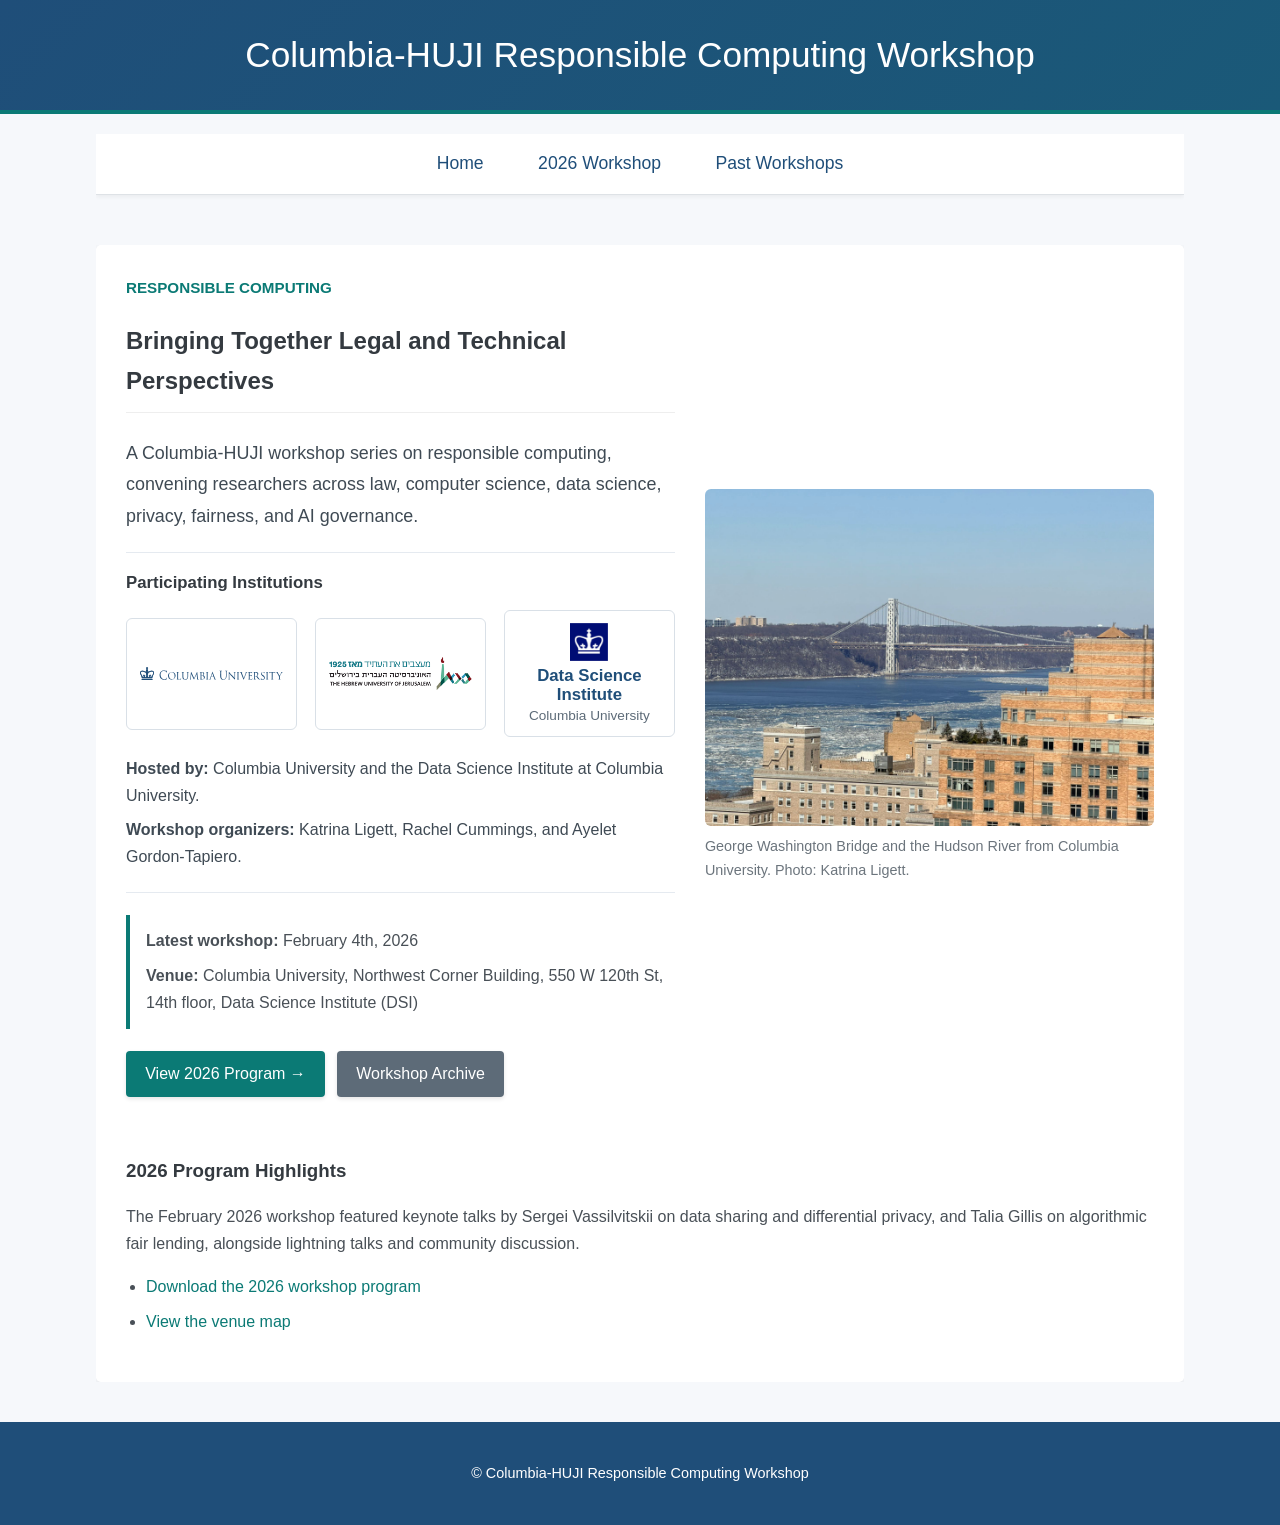
<file: index.html>
<!DOCTYPE html>
<html lang="en">
<head>
    <meta charset="UTF-8">
    <meta name="viewport" content="width=device-width, initial-scale=1.0">
    <title>Columbia-HUJI Responsible Computing Workshop</title>
    <link rel="stylesheet" href="style.css">
</head>
<body>
    <header class="fade-in">
        <h1>Columbia-HUJI Responsible Computing Workshop</h1>
    </header>

    <div class="container fade-in">
        <nav>
            <ul>
                <li><a href="index.html">Home</a></li>
                <li><a href="2026/index.html">2026 Workshop</a></li>
                <li><a href="past.html">Past Workshops</a></li>
            </ul>
        </nav>
    </div>

    <div class="container fade-in">
        <main>
            <section class="hero-panel">
                <div>
                    <p class="site-kicker">Responsible Computing</p>
                    <h2>Bringing Together Legal and Technical Perspectives</h2>
                    <p class="lead">A Columbia-HUJI workshop series on responsible computing, convening researchers across law, computer science, data science, privacy, fairness, and AI governance.</p>
                    <section class="institution-band hero-institution-band" aria-labelledby="institution-heading">
                        <h3 id="institution-heading">Participating Institutions</h3>
                        <div class="institution-logos">
                            <a class="institution-logo institution-logo-columbia" href="https://www.columbia.edu/" target="_blank" rel="noopener noreferrer" aria-label="Columbia University">
                                <img src="assets/logos/columbia-university.svg" alt="Columbia University">
                            </a>
                            <a class="institution-logo institution-logo-huji" href="https://en.huji.ac.il/" target="_blank" rel="noopener noreferrer" aria-label="The Hebrew University of Jerusalem">
                                <img src="assets/logos/hebrew-university.png" alt="The Hebrew University of Jerusalem">
                            </a>
                            <a class="institution-logo institution-logo-dsi" href="https://datascience.columbia.edu/" target="_blank" rel="noopener noreferrer" aria-label="Columbia University Data Science Institute">
                                <img src="assets/logos/dsi-mark.png" alt="">
                                <span>Data Science Institute</span>
                                <small>Columbia University</small>
                            </a>
                        </div>
                        <div class="acknowledgments">
                            <p><strong>Hosted by:</strong> Columbia University and the Data Science Institute at Columbia University.</p>
                            <p><strong>Workshop organizers:</strong> Katrina Ligett, Rachel Cummings, and Ayelet Gordon-Tapiero.</p>
                        </div>
                    </section>
                    <div class="event-meta">
                        <p><strong>Latest workshop:</strong> February 4th, 2026</p>
                        <p><strong>Venue:</strong> Columbia University, Northwest Corner Building, 550 W 120th St, 14th floor, Data Science Institute (DSI)</p>
                    </div>
                    <div class="action-row">
                        <a href="2026/index.html" class="btn">View 2026 Program &rarr;</a>
                        <a href="past.html" class="btn btn-secondary">Workshop Archive</a>
                    </div>
                </div>
                <figure class="hero-photo">
                    <img src="NewMaterialForColumbiHUJIWebsite/WhatsApp%20Image%202026-05-13%20at%2008.34.42.jpeg" alt="View from Columbia University during the workshop">
                    <figcaption>George Washington Bridge and the Hudson River from Columbia University. Photo: Katrina Ligett.</figcaption>
                </figure>
            </section>

            <section>
                <h3>2026 Program Highlights</h3>
                <p>The February 2026 workshop featured keynote talks by Sergei Vassilvitskii on data sharing and differential privacy, and Talia Gillis on algorithmic fair lending, alongside lightning talks and community discussion.</p>
                <ul class="document-list">
                    <li><a href="NewMaterialForColumbiHUJIWebsite/Columbia-HUJI%20Responsible%20Computing%20Workshop%20-%20Feb%204.%202026%20%282%29.pdf" target="_blank" rel="noopener noreferrer">Download the 2026 workshop program</a></li>
                    <li><a href="NewMaterialForColumbiHUJIWebsite/map%20of%20how%20to%20get%20there.png" target="_blank" rel="noopener noreferrer">View the venue map</a></li>
                </ul>
            </section>
        </main>
    </div>

    <footer class="fade-in">
        <p>&copy; Columbia-HUJI Responsible Computing Workshop</p>
    </footer>
</body>
</html>
</file>
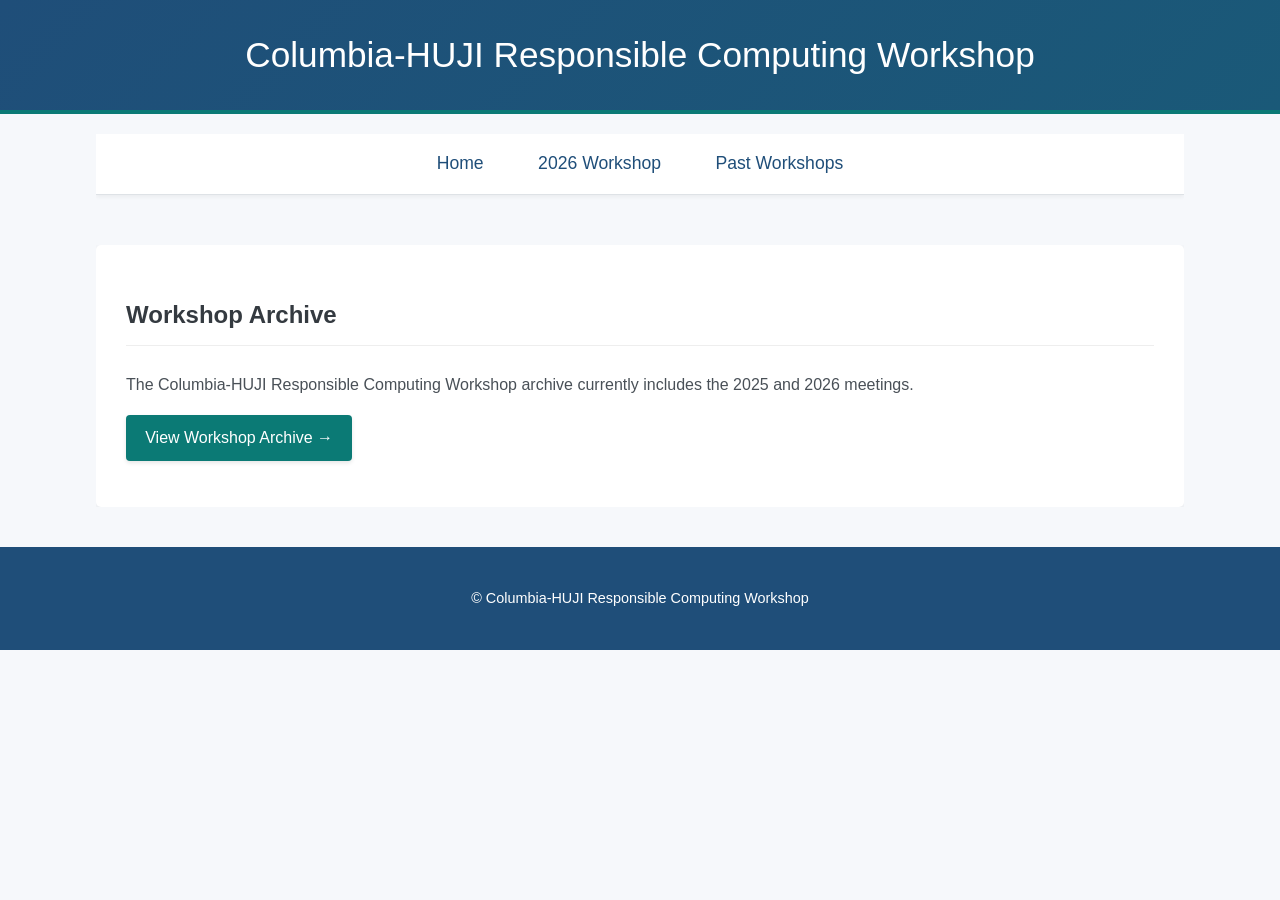
<file: 2024/index.html>
<!DOCTYPE html>
<html lang="en">
<head>
    <meta charset="UTF-8">
    <meta name="viewport" content="width=device-width, initial-scale=1.0">
    <title>Archive - Columbia-HUJI Responsible Computing Workshop</title>
    <link rel="stylesheet" href="../style.css">
</head>
<body>
    <header class="fade-in">
        <h1>Columbia-HUJI Responsible Computing Workshop</h1>
    </header>

    <div class="container fade-in">
        <nav>
            <ul>
                <li><a href="../index.html">Home</a></li>
                <li><a href="../2026/index.html">2026 Workshop</a></li>
                <li><a href="../past.html">Past Workshops</a></li>
            </ul>
        </nav>
    </div>

    <div class="container fade-in">
        <main>
            <h2>Workshop Archive</h2>
            <p>The Columbia-HUJI Responsible Computing Workshop archive currently includes the 2025 and 2026 meetings.</p>
            <p><a href="../past.html" class="btn">View Workshop Archive &rarr;</a></p>
        </main>
    </div>

    <footer class="fade-in">
        <p>&copy; Columbia-HUJI Responsible Computing Workshop</p>
    </footer>
</body>
</html>
</file>
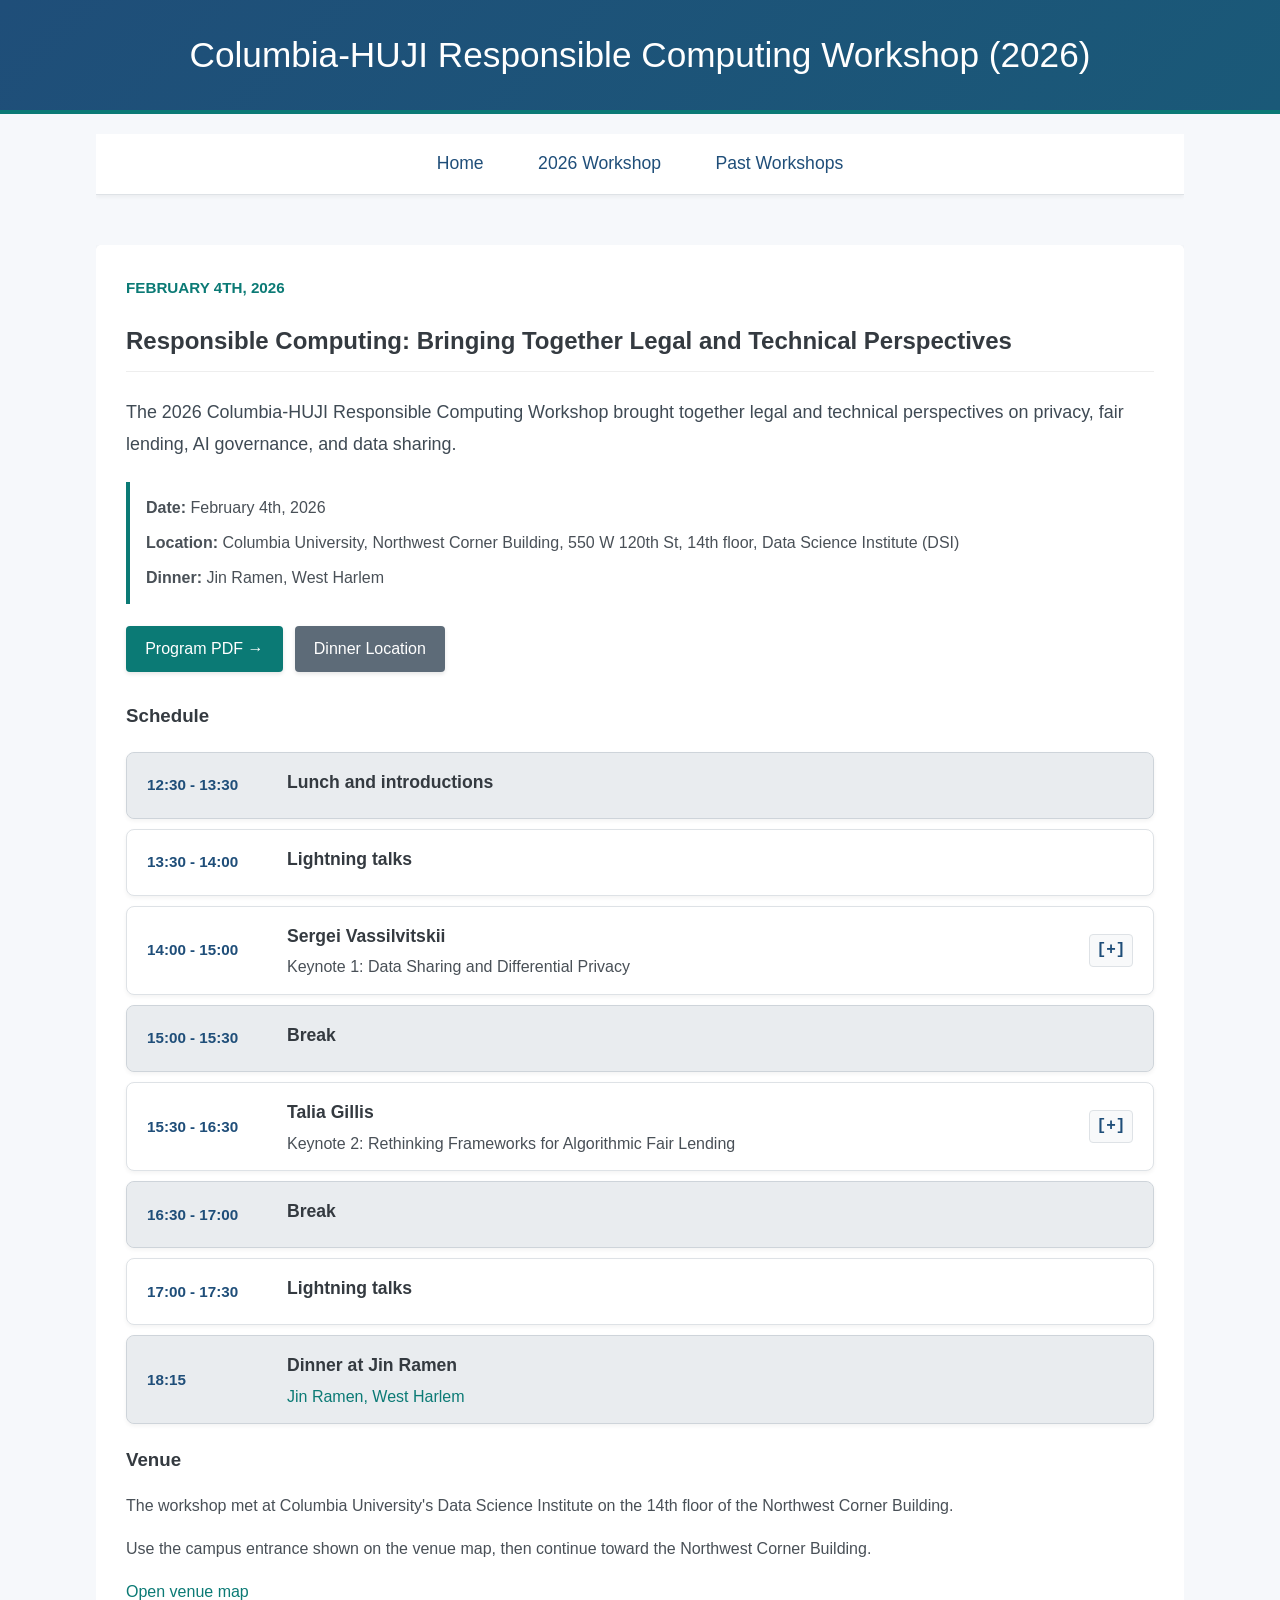
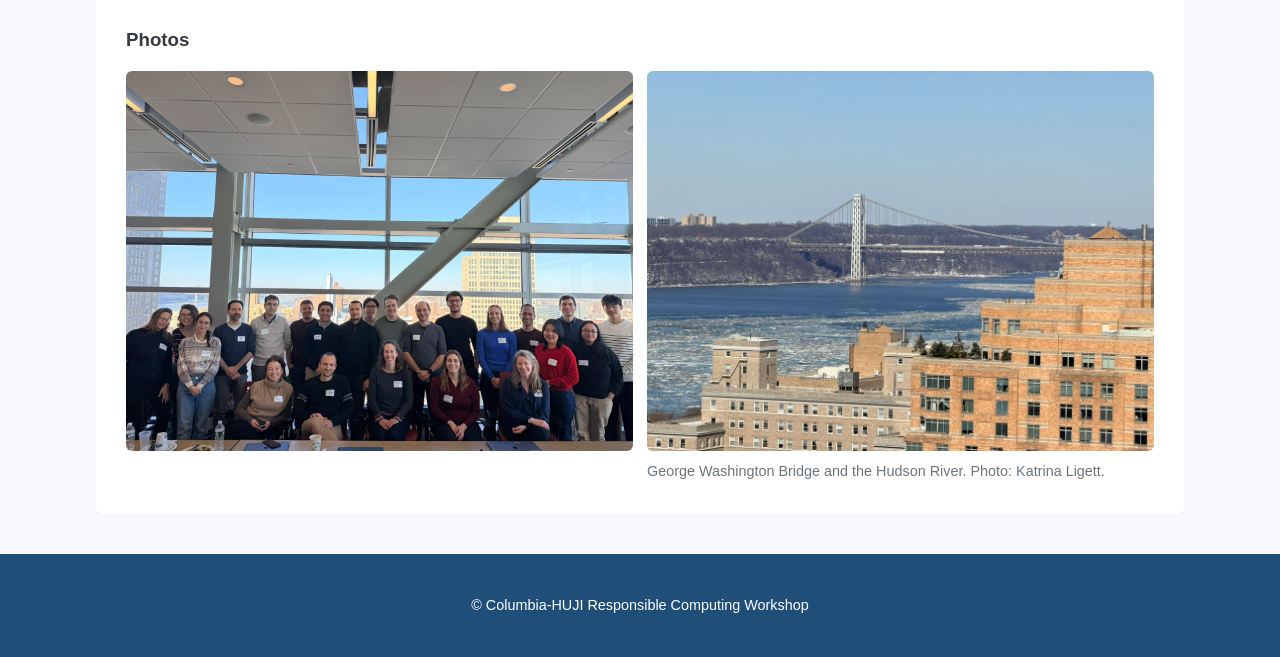
<file: 2026/index.html>
<!DOCTYPE html>
<html lang="en">
<head>
    <meta charset="UTF-8">
    <meta name="viewport" content="width=device-width, initial-scale=1.0">
    <title>2026 Workshop - Columbia-HUJI Responsible Computing Workshop</title>
    <link rel="stylesheet" href="../style.css">
</head>
<body>
    <header class="fade-in">
        <h1>Columbia-HUJI Responsible Computing Workshop (2026)</h1>
    </header>

    <div class="container fade-in">
        <nav>
            <ul>
                <li><a href="../index.html">Home</a></li>
                <li><a href="index.html">2026 Workshop</a></li>
                <li><a href="../past.html">Past Workshops</a></li>
            </ul>
        </nav>
    </div>

    <div class="container fade-in">
        <main>
            <p class="site-kicker">February 4th, 2026</p>
            <h2>Responsible Computing: Bringing Together Legal and Technical Perspectives</h2>

            <p class="lead">The 2026 Columbia-HUJI Responsible Computing Workshop brought together legal and technical perspectives on privacy, fair lending, AI governance, and data sharing.</p>

            <div class="event-meta">
                <p><strong>Date:</strong> February 4th, 2026</p>
                <p><strong>Location:</strong> Columbia University, Northwest Corner Building, 550 W 120th St, 14th floor, Data Science Institute (DSI)</p>
                <p><strong>Dinner:</strong> Jin Ramen, West Harlem</p>
            </div>

            <div class="action-row">
                <a href="../NewMaterialForColumbiHUJIWebsite/Columbia-HUJI%20Responsible%20Computing%20Workshop%20-%20Feb%204.%202026%20%282%29.pdf" target="_blank" rel="noopener noreferrer" class="btn">Program PDF &rarr;</a>
                <a href="https://125.jinramen.com/jin-west-harlem/" target="_blank" rel="noopener noreferrer" class="btn btn-secondary">Dinner Location</a>
            </div>

            <h3>Schedule</h3>
            <div id="schedule-container" data-year="2026">
                <div class="schedule">
                    <div class="schedule-item break-item">
                        <div class="schedule-header">
                            <div class="time">12:30 - 13:30</div>
                            <div class="speaker-title">
                                <div class="speaker">Lunch and introductions</div>
                            </div>
                        </div>
                    </div>

                    <div class="schedule-item talk-item">
                        <div class="schedule-header">
                            <div class="time">13:30 - 14:00</div>
                            <div class="speaker-title">
                                <div class="speaker">Lightning talks</div>
                            </div>
                        </div>
                    </div>

                    <div class="schedule-item talk-item" onclick="toggleDetails(0)" role="button" tabindex="0">
                        <div class="schedule-header">
                            <div class="time">14:00 - 15:00</div>
                            <div class="speaker-title">
                                <div class="speaker">Sergei Vassilvitskii</div>
                                <div class="title">Keynote 1: Data Sharing and Differential Privacy</div>
                            </div>
                            <div class="expand-icon">[+]</div>
                        </div>
                        <div class="schedule-details" id="details-0" style="display: none;">
                            <div class="abstract">
                                <h4>Abstract</h4>
                                <p>Differential privacy is the gold standard for statistical data release. Used by governments, companies, and academics, its mathematically rigorous guarantees and worst-case assumptions on the strength and knowledge of attackers make it a robust and compelling framework for reasoning about privacy. However, even with landmark successes, differential privacy has not achieved widespread adoption in everyday data use and data protection. In this talk we examine some recent data sharing regulations and examine some of the practical obstacles that stand in the way.</p>
                            </div>
                            <div class="bio">
                                <h4>Speaker Bio</h4>
                                <p>Sergei Vassilvitskii is a Distinguished Scientist and Senior Research Director at Google New York. His interests span all aspects of data systems: from algorithms and paradigms for data processing, to user privacy and legal rubrics for data protection. His work has won several best paper awards and has been presented to international regulators and other government stakeholders.</p>
                            </div>
                        </div>
                    </div>

                    <div class="schedule-item break-item">
                        <div class="schedule-header">
                            <div class="time">15:00 - 15:30</div>
                            <div class="speaker-title">
                                <div class="speaker">Break</div>
                            </div>
                        </div>
                    </div>

                    <div class="schedule-item talk-item" onclick="toggleDetails(1)" role="button" tabindex="0">
                        <div class="schedule-header">
                            <div class="time">15:30 - 16:30</div>
                            <div class="speaker-title">
                                <div class="speaker">Talia Gillis</div>
                                <div class="title">Keynote 2: Rethinking Frameworks for Algorithmic Fair Lending</div>
                            </div>
                            <div class="expand-icon">[+]</div>
                        </div>
                        <div class="schedule-details" id="details-1" style="display: none;">
                            <div class="abstract">
                                <h4>Abstract</h4>
                                <p>Machine learning models are now routinely used in consumer finance, with important implications for credit access and inequality. This talk explores how legal frameworks designed for human decision-making struggle to address algorithmic discrimination, and proposes paths forward through greater doctrinal precision and broadening the legal lens through which algorithmic harms are evaluated.</p>
                                <p>Traditional fair lending law focuses heavily on what goes into algorithms by scrutinizing inputs rather than outcomes. But this input-centric approach misses a fundamental challenge: algorithmic systems force precision in legal standards that have long relied on vagueness. When pricing models have explicit objective functions, we can no longer avoid asking whether profit maximization through price discrimination constitutes a legitimate business justification. When model performance involves clear accuracy-fairness tradeoffs, binary legal frameworks that offer no proportionality mechanism can become undesirable. Algorithmic transparency doesn't just expose technical choices but exposes decades of unresolved doctrinal ambiguity.</p>
                                <p>This talk argues that meeting this moment requires both sharper tools and wider perspectives. I'll discuss how technical methods can operationalize underutilized legal requirements and make them enforceable in practice. I'll also show why we need to look beyond traditional discrimination frameworks, primarily by exploring consumer protection law as a more flexible approach that can address emerging harms from AI systems, from biased advice to quality disparities. As algorithmic decision-making shapes critical decisions and political challenges threaten existing protections, the responsible computing community has a role to play in building regulatory frameworks that are both robust and adaptive.</p>
                            </div>
                            <div class="bio">
                                <h4>Speaker Bio</h4>
                                <p>Talia Gillis is the Daniel G. Ross Professor of Law at Columbia Law School and an affiliate of Columbia's Data Science Institute. Her research examines the law and economics of consumer markets, with particular attention to how emerging technologies shape consumer welfare and impact distributional disparities. A central focus of her research is the use of AI in consumer credit and its impact on fair lending practices and doctrine. She has served as Program Co-Chair for ACM FAccT 2025 and will serve as General Chair of the ACM Computer Science &amp; Law Symposium in 2027. She holds a Ph.D. in Business Economics from Harvard University and an SJD from Harvard Law School. Prior to her doctoral studies, she earned a BCL from Oxford University and an LL.B. in Law and Economics from the Hebrew University.</p>
                            </div>
                        </div>
                    </div>

                    <div class="schedule-item break-item">
                        <div class="schedule-header">
                            <div class="time">16:30 - 17:00</div>
                            <div class="speaker-title">
                                <div class="speaker">Break</div>
                            </div>
                        </div>
                    </div>

                    <div class="schedule-item talk-item">
                        <div class="schedule-header">
                            <div class="time">17:00 - 17:30</div>
                            <div class="speaker-title">
                                <div class="speaker">Lightning talks</div>
                            </div>
                        </div>
                    </div>

                    <div class="schedule-item break-item">
                        <div class="schedule-header">
                            <div class="time">18:15</div>
                            <div class="speaker-title">
                                <div class="speaker">Dinner at Jin Ramen</div>
                                <div class="title"><a href="https://125.jinramen.com/jin-west-harlem/" target="_blank" rel="noopener noreferrer">Jin Ramen, West Harlem</a></div>
                            </div>
                        </div>
                    </div>
                </div>
            </div>

            <h3>Venue</h3>
            <p>The workshop met at Columbia University's Data Science Institute on the 14th floor of the Northwest Corner Building.</p>
            <p>Use the campus entrance shown on the venue map, then continue toward the Northwest Corner Building.</p>
            <p><a href="../NewMaterialForColumbiHUJIWebsite/map%20of%20how%20to%20get%20there.png" target="_blank" rel="noopener noreferrer">Open venue map</a></p>

            <h3>Photos</h3>
            <div class="photo-strip">
                <figure>
                    <img src="../NewMaterialForColumbiHUJIWebsite/WhatsApp%20Image%202026-05-13%20at%2008.34.43.jpeg" alt="Workshop participants at Columbia University">
                </figure>
                <figure>
                    <img src="../NewMaterialForColumbiHUJIWebsite/WhatsApp%20Image%202026-05-13%20at%2008.34.42.jpeg" alt="George Washington Bridge and the Hudson River from Columbia University">
                    <figcaption>George Washington Bridge and the Hudson River. Photo: Katrina Ligett.</figcaption>
                </figure>
            </div>
        </main>
    </div>

    <footer class="fade-in">
        <p>&copy; Columbia-HUJI Responsible Computing Workshop</p>
    </footer>

    <script>
        function toggleDetails(index) {
            const details = document.getElementById(`details-${index}`);
            if (!details) return;

            const item = details.closest('.schedule-item');
            const icon = item ? item.querySelector('.expand-icon') : null;
            const isOpen = details.style.display === 'block';

            details.style.display = isOpen ? 'none' : 'block';
            if (icon) {
                icon.textContent = isOpen ? '[+]' : '[-]';
            }
            if (item) {
                item.classList.toggle('expanded', !isOpen);
            }
        }

        document.querySelectorAll('.schedule-item[role="button"]').forEach((item) => {
            item.addEventListener('keydown', (event) => {
                if (event.key === 'Enter' || event.key === ' ') {
                    event.preventDefault();
                    item.click();
                }
            });
        });
    </script>
</body>
</html>
</file>
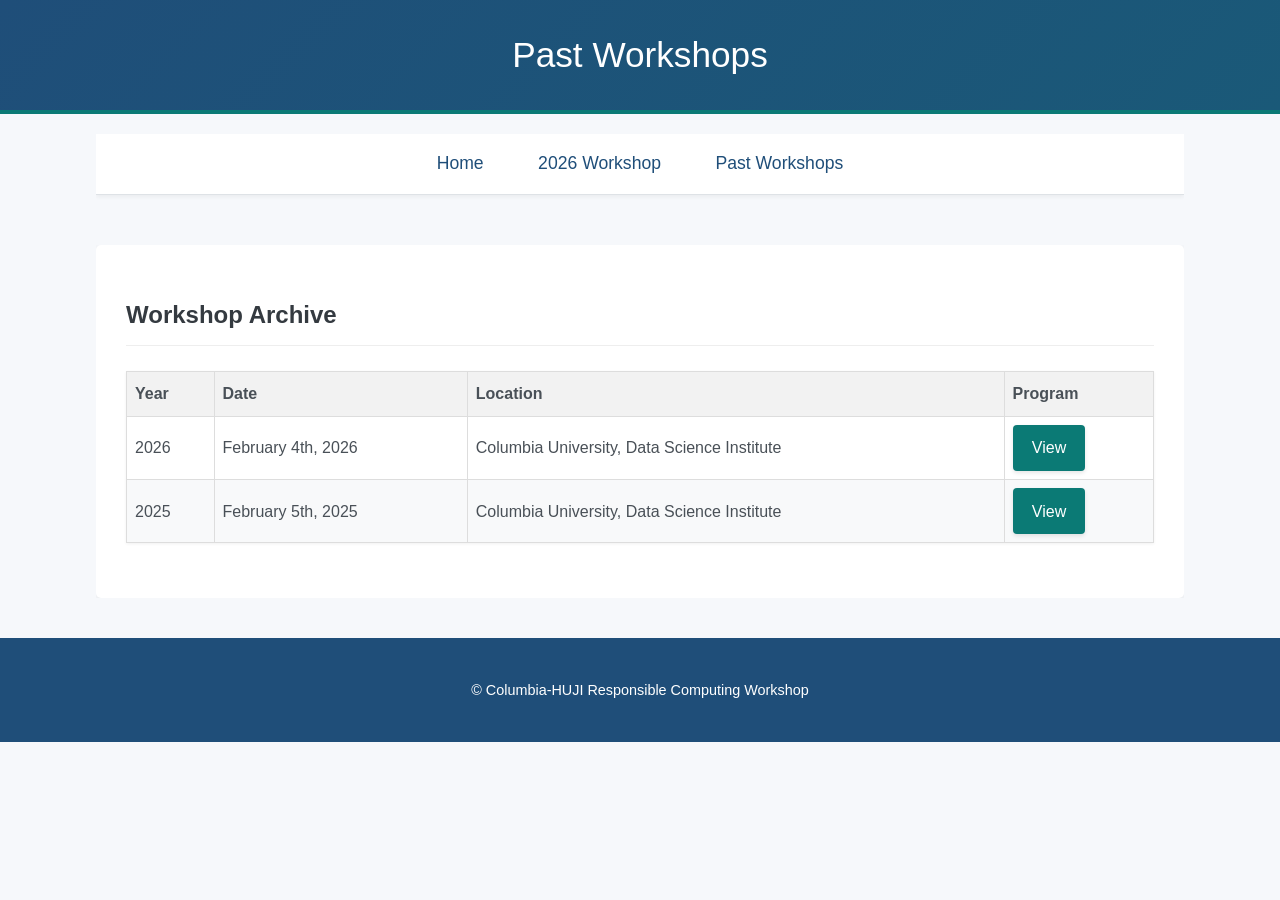
<file: past.html>
<!DOCTYPE html>
<html lang="en">
<head>
    <meta charset="UTF-8">
    <meta name="viewport" content="width=device-width, initial-scale=1.0">
    <title>Past Workshops - Columbia-HUJI Responsible Computing Workshop</title>
    <link rel="stylesheet" href="style.css">
</head>
<body>
    <header class="fade-in">
        <h1>Past Workshops</h1>
    </header>

    <div class="container fade-in">
        <nav>
            <ul>
                <li><a href="index.html">Home</a></li>
                <li><a href="2026/index.html">2026 Workshop</a></li>
                <li><a href="past.html">Past Workshops</a></li>
            </ul>
        </nav>
    </div>

    <div class="container fade-in">
        <main>
            <h2>Workshop Archive</h2>
            <table>
                <thead>
                    <tr>
                        <th>Year</th>
                        <th>Date</th>
                        <th>Location</th>
                        <th>Program</th>
                    </tr>
                </thead>
                <tbody>
                    <tr>
                        <td>2026</td>
                        <td>February 4th, 2026</td>
                        <td>Columbia University, Data Science Institute</td>
                        <td><a href="2026/index.html" class="btn">View</a></td>
                    </tr>
                    <tr>
                        <td>2025</td>
                        <td>February 5th, 2025</td>
                        <td>Columbia University, Data Science Institute</td>
                        <td><a href="2025/index.html" class="btn">View</a></td>
                    </tr>
                </tbody>
            </table>
        </main>
    </div>

    <footer class="fade-in">
        <p>&copy; Columbia-HUJI Responsible Computing Workshop</p>
    </footer>
</body>
</html>
</file>
<file: style.css>
/* Reset and Base Styles */
body {
    font-family: 'Helvetica Neue', Arial, sans-serif; /* Cleaner font stack */
    line-height: 1.7; /* Slightly more spacing */
    margin: 0;
    padding: 0;
    background-color: var(--bg-color); /* Lighter background */
    color: #495057; /* Softer text color */
}

.container {
    width: 85%; /* Slightly wider */
    max-width: 1100px; /* Max width for large screens */
    margin: 20px auto; /* Add top/bottom margin */
    overflow: hidden;
}

/* Custom Variables and Animations */
:root {
    --primary: #1f4e79;
    --accent: #0b7a75;
    --accent-dark: #075f5b;
    --bg-color: #f6f8fb;
    --text-color: #495057;
    --heading-color: #343a40;
    --header-gradient: linear-gradient(135deg, #1f4e79, #0b7a75);
}

@keyframes gradientBG {
    0% { background-position: 0% 50%; }
    50% { background-position: 100% 50%; }
    100% { background-position: 0% 50%; }
}

@keyframes fadeIn {
    from { opacity: 0; transform: translateY(20px); }
    to { opacity: 1; transform: translateY(0); }
}

.fade-in {
    animation: fadeIn 1s ease both;
}

.btn {
    display: inline-block;
    padding: 0.6em 1.2em;
    background-color: var(--accent);
    color: #ffffff;
    border-radius: 4px;
    box-shadow: 0 2px 4px rgba(0,0,0,0.1);
    text-decoration: none;
    transition: background 0.3s ease, transform 0.2s ease;
}

.btn:hover {
    background-color: var(--accent-dark);
    transform: translateY(-2px);
}

.btn-secondary {
    background-color: #5d6b78;
}

.btn-secondary:hover {
    background-color: #46525e;
}

/* Header */
header {
    background: var(--header-gradient);
    background-size: 400% 400%;
    animation: gradientBG 10s ease infinite;
    color: #ffffff;
    padding: 25px 0; /* Adjusted padding */
    min-height: auto; /* Remove min-height */
    border-bottom: var(--accent) 4px solid; /* Slightly lighter blue accent */
    text-align: center; /* Center align content */
}

header h1 {
    margin: 0;
    font-size: 2.2em; /* Larger title */
    font-weight: 500; /* Slightly lighter weight */
}

/* Navigation */
nav {
    background: #ffffff; /* White background */
    padding: 15px 0;
    text-align: center;
    border-bottom: 1px solid #dee2e6; /* Lighter border */
    box-shadow: 0 2px 4px rgba(0,0,0,0.05); /* Subtle shadow */
    margin-bottom: 30px; /* Space below nav */
}

nav ul {
    padding: 0;
    margin: 0; /* Remove default margin */
    list-style: none;
}

nav ul li {
    display: inline;
    padding: 0 25px; /* Increased spacing */
}

nav a {
    color: var(--primary); /* Match header blue */
    text-decoration: none;
    font-weight: 500;
    font-size: 1.1em;
    transition: color 0.3s ease; /* Smooth hover transition */
}

nav a:hover, nav a:focus {
    color: var(--accent);
    background-color: rgba(11,122,117,0.1);
    border-radius: 4px;
    text-decoration: none;
}

/* Main Content */
main {
    padding: 30px; /* More padding */
    background: #ffffff;
    margin-top: 0; /* Removed top margin as nav has bottom margin */
    border-radius: 5px; /* Slightly rounded corners */
    box-shadow: 0 2px 8px rgba(0,0,0,0.08); /* Subtle shadow */
}

/* Footer */
footer {
    text-align: center;
    padding: 25px;
    margin-top: 40px; /* More space above footer */
    color: #ffffff;
    background-color: var(--primary); /* Match header blue */
    font-size: 0.9em;
}

/* Headings */
h1, h2, h3 {
    color: #343a40; /* Darker grey for headings */
    margin-bottom: 15px;
}

header h1 {
    color: #ffffff;
}

h2 {
    border-bottom: 1px solid #eee; /* Separator line for H2 */
    padding-bottom: 10px;
    margin-bottom: 25px;
}

/* Table Styling */
table {
  width: 100%;
  border-collapse: collapse;
  margin: 25px 0; /* More space around table */
  box-shadow: 0 1px 3px rgba(0,0,0,0.06); /* Subtle shadow on table */
}

th, td {
  border: 1px solid #dee2e6; /* Lighter border */
  padding: 12px 15px; /* More padding */
  text-align: left;
}

th {
  background-color: #e9ecef; /* Light grey header */
  color: #495057;
  font-weight: 600; /* Bolder header text */
}

tbody tr:nth-of-type(even) {
    background-color: #f8f9fa; /* Subtle striping */
}

tbody tr:hover {
    background-color: #e9ecef; /* Hover effect */
}

/* Links */
a {
    color: var(--accent); /* Accent color for links */
    text-decoration: none;
}

a:hover {
    text-decoration: underline;
}

/* Utilities (if needed) */
.text-center { text-align: center; }
.mt-1 { margin-top: 1rem; }
.mb-1 { margin-bottom: 1rem; }

.site-kicker {
    color: var(--accent);
    font-size: 0.95em;
    font-weight: 700;
    margin: 0 0 10px;
    text-transform: uppercase;
}

.lead {
    color: #3f4a54;
    font-size: 1.12em;
    line-height: 1.75;
    margin-top: 0;
}

.hero-panel {
    display: grid;
    grid-template-columns: minmax(0, 1.1fr) minmax(280px, 0.9fr);
    gap: 30px;
    align-items: center;
    margin-bottom: 30px;
}

.hero-photo,
.venue-map {
    margin: 0;
}

.hero-panel .hero-photo {
    margin-top: -28px;
}

.hero-photo img,
.venue-map img,
.photo-strip img {
    display: block;
    width: 100%;
    height: auto;
    border-radius: 6px;
}

.hero-photo img {
    aspect-ratio: 4 / 3;
    object-fit: cover;
}

.hero-photo figcaption {
    color: #6c757d;
    font-size: 0.9em;
    margin-top: 8px;
}

.event-meta {
    border-left: 4px solid var(--accent);
    margin: 22px 0;
    padding: 4px 0 4px 16px;
}

.event-meta p {
    margin: 8px 0;
}

.action-row {
    display: flex;
    flex-wrap: wrap;
    gap: 12px;
    margin: 22px 0 28px;
}

.institution-band {
    border-top: 1px solid #e5eaf0;
    border-bottom: 1px solid #e5eaf0;
    margin: 26px 0 32px;
    padding: 24px 0;
}

.institution-band h3 {
    margin-top: 0;
}

.hero-institution-band {
    margin: 20px 0 22px;
    padding: 16px 0;
}

.hero-institution-band h3 {
    font-size: 1.05em;
    margin-bottom: 12px;
}

.institution-logos {
    align-items: center;
    display: grid;
    gap: 18px;
    grid-template-columns: repeat(3, minmax(0, 1fr));
}

.institution-logo {
    align-items: center;
    background: #ffffff;
    border: 1px solid #d9e0e7;
    border-radius: 6px;
    display: flex;
    justify-content: center;
    min-height: 104px;
    padding: 18px;
    text-decoration: none;
    transition: border-color 0.2s ease, box-shadow 0.2s ease, transform 0.2s ease;
}

.hero-institution-band .institution-logo {
    min-height: 86px;
    padding: 12px;
}

.institution-logo:hover,
.institution-logo:focus {
    border-color: var(--accent);
    box-shadow: 0 4px 10px rgba(31, 78, 121, 0.12);
    outline: none;
    transform: translateY(-2px);
}

.institution-logo img {
    display: block;
    max-height: 64px;
    max-width: 100%;
    object-fit: contain;
}

.institution-logo-columbia img {
    max-height: 54px;
}

.institution-logo-dsi {
    color: var(--primary);
    flex-direction: column;
    gap: 5px;
    text-align: center;
}

.institution-logo-dsi img {
    height: 38px;
    width: 38px;
}

.institution-logo-dsi span {
    color: var(--primary);
    font-size: 1.05em;
    font-weight: 700;
    line-height: 1.15;
}

.institution-logo-dsi small {
    color: #5d6b78;
    font-size: 0.85em;
    line-height: 1.1;
}

.acknowledgments {
    color: #3f4a54;
    margin-top: 18px;
}

.acknowledgments p {
    margin: 6px 0;
}

.document-list {
    padding-left: 20px;
}

.document-list li {
    margin-bottom: 8px;
}

.venue-grid {
    display: grid;
    grid-template-columns: minmax(0, 0.9fr) minmax(280px, 1.1fr);
    gap: 24px;
    align-items: start;
}

.venue-map img {
    border: 1px solid #dee2e6;
}

.photo-strip {
    display: grid;
    grid-template-columns: repeat(2, minmax(0, 1fr));
    gap: 14px;
}

.photo-gallery {
    display: grid;
    grid-template-columns: repeat(auto-fit, minmax(118px, 1fr));
    gap: 10px;
    margin-top: 16px;
}

.photo-strip figure {
    margin: 0;
}

.photo-gallery figure {
    margin: 0;
}

.photo-strip img {
    aspect-ratio: 4 / 3;
    object-fit: cover;
}

.photo-gallery img {
    aspect-ratio: 1 / 1;
    display: block;
    width: 100%;
    height: auto;
    object-fit: cover;
    border-radius: 6px;
    cursor: zoom-in;
}

.photo-gallery img:focus-visible {
    outline: 3px solid var(--accent);
    outline-offset: 3px;
}

.photo-strip figcaption {
    color: #6c757d;
    font-size: 0.9em;
    margin-top: 8px;
}

.photo-lightbox {
    align-items: center;
    background: rgba(17, 24, 39, 0.9);
    box-sizing: border-box;
    display: flex;
    height: 100vh;
    height: 100dvh;
    inset: 0;
    justify-content: center;
    overflow: hidden;
    padding: 64px 18px 18px;
    position: fixed;
    z-index: 1000;
}

.photo-lightbox[hidden] {
    display: none;
}

.photo-lightbox img {
    border-radius: 6px;
    display: block;
    height: auto;
    max-height: calc(100vh - 82px);
    max-height: calc(100dvh - 82px);
    max-width: calc(100vw - 36px);
    object-fit: contain;
    width: auto;
}

.photo-lightbox-close {
    align-items: center;
    background: #ffffff;
    border: 0;
    border-radius: 50%;
    color: #1f2937;
    cursor: pointer;
    display: flex;
    font-size: 1.6rem;
    height: 42px;
    justify-content: center;
    line-height: 1;
    position: fixed;
    right: 20px;
    top: 20px;
    width: 42px;
}

body.lightbox-open {
    overflow: hidden;
}

/* Basic styling for tables if needed later */
table {
  width: 100%;
  border-collapse: collapse;
  margin-top: 20px;
}

th, td {
  border: 1px solid #ddd;
  padding: 8px;
  text-align: left;
}

th {
  background-color: #f2f2f2;
}

/* Schedule Styles */
.schedule {
    margin: 20px 0;
}

.schedule-item {
    border: 1px solid #dee2e6;
    border-radius: 8px;
    margin-bottom: 10px;
    background: #ffffff;
    box-shadow: 0 2px 4px rgba(0,0,0,0.05);
    transition: all 0.3s ease;
}

.schedule-item:hover {
    box-shadow: 0 4px 8px rgba(0,0,0,0.1);
}

.schedule-item.expanded {
    box-shadow: 0 4px 12px rgba(0,0,0,0.15);
}

.talk-item {
    cursor: pointer;
}

.talk-item:hover .schedule-header {
    background-color: #f8f9fa;
}

.break-item {
    background-color: #e9ecef;
    border-color: #ced4da;
}

.break-item .schedule-header {
    background-color: #e9ecef;
}

.schedule-header {
    padding: 15px 20px;
    display: flex;
    align-items: center;
    justify-content: space-between;
    border-radius: 8px;
    transition: background-color 0.3s ease;
}

.time {
    font-weight: 600;
    color: var(--primary);
    font-size: 0.95em;
    min-width: 120px;
}

.speaker-title {
    flex: 1;
    margin: 0 20px;
}

.speaker {
    font-weight: 600;
    color: #343a40;
    font-size: 1.1em;
    margin-bottom: 5px;
}

.title {
    color: #495057;
    font-size: 1em;
    line-height: 1.4;
}

.expand-icon {
    color: var(--primary);
    font-size: 1em;
    font-weight: 600;
    font-family: 'Courier New', monospace;
    transition: all 0.3s ease;
    min-width: 30px;
    text-align: center;
    background-color: #f8f9fa;
    border: 1px solid #dee2e6;
    border-radius: 4px;
    padding: 2px 6px;
    user-select: none;
}

.expand-icon:hover {
    background-color: #e9ecef;
    border-color: var(--primary);
    transform: scale(1.05);
}

.schedule-item.expanded .expand-icon {
    background-color: var(--primary);
    color: white;
    border-color: var(--primary);
}

.schedule-details {
    padding: 0 20px 20px 20px;
    border-top: 1px solid #e9ecef;
    background-color: #f8f9fa;
    border-radius: 0 0 8px 8px;
    animation: fadeIn 0.3s ease;
}

.schedule-details h4 {
    color: var(--primary);
    margin: 20px 0 10px 0;
    font-size: 1em;
    font-weight: 600;
}

.schedule-details p {
    margin: 0 0 15px 0;
    line-height: 1.6;
    color: #495057;
}

.abstract, .bio {
    margin-bottom: 15px;
}

.bio {
    margin-bottom: 0;
}

/* Non-expandable talk items */
.schedule-item.talk-item:not([onclick]) {
    cursor: default;
}

.schedule-item.talk-item:not([onclick]):hover .schedule-header {
    background-color: inherit;
}

.schedule-item.talk-item:not([onclick]):hover {
    box-shadow: 0 2px 4px rgba(0,0,0,0.05);
}

/* Empty expandable items styling */
.schedule-item.empty-expandable {
    border-color: #b8d4f0;
    background-color: #f7fbff;
}

.schedule-item.empty-expandable .expand-icon {
    background-color: #e3f2fd;
    border-color: #90caf9;
    color: #64b5f6;
}

.schedule-item.empty-expandable .expand-icon:hover {
    background-color: #bbdefb;
    border-color: #64b5f6;
    color: #42a5f5;
}

.schedule-item.empty-expandable.expanded .expand-icon {
    background-color: #64b5f6;
    border-color: #64b5f6;
    color: white;
}

.schedule-item.empty-expandable .schedule-details {
    background-color: #f3f9ff;
    border-top-color: #bbdefb;
}

.schedule-item.empty-expandable .no-content {
    color: #64b5f6;
    font-style: italic;
}

.schedule-item.empty-expandable:hover {
    box-shadow: 0 4px 8px rgba(100, 181, 246, 0.2);
}

/* Responsive design for schedule */
@media (max-width: 768px) {
    .container {
        width: 92%;
    }

    nav ul li {
        display: block;
        padding: 6px 0;
    }

    .hero-panel,
    .venue-grid,
    .photo-strip {
        grid-template-columns: 1fr;
    }

    .hero-panel .hero-photo {
        margin-top: 0;
    }

    .institution-logos {
        grid-template-columns: 1fr;
    }

    .schedule-header {
        flex-direction: column;
        align-items: flex-start;
        padding: 15px;
    }
    
    .time {
        margin-bottom: 10px;
        min-width: auto;
    }
    
    .speaker-title {
        margin: 0 0 10px 0;
        width: 100%;
    }
    
    .expand-icon {
        position: absolute;
        top: 15px;
        right: 15px;
    }
    
    .schedule-details {
        padding: 15px;
    }
}
</file>
